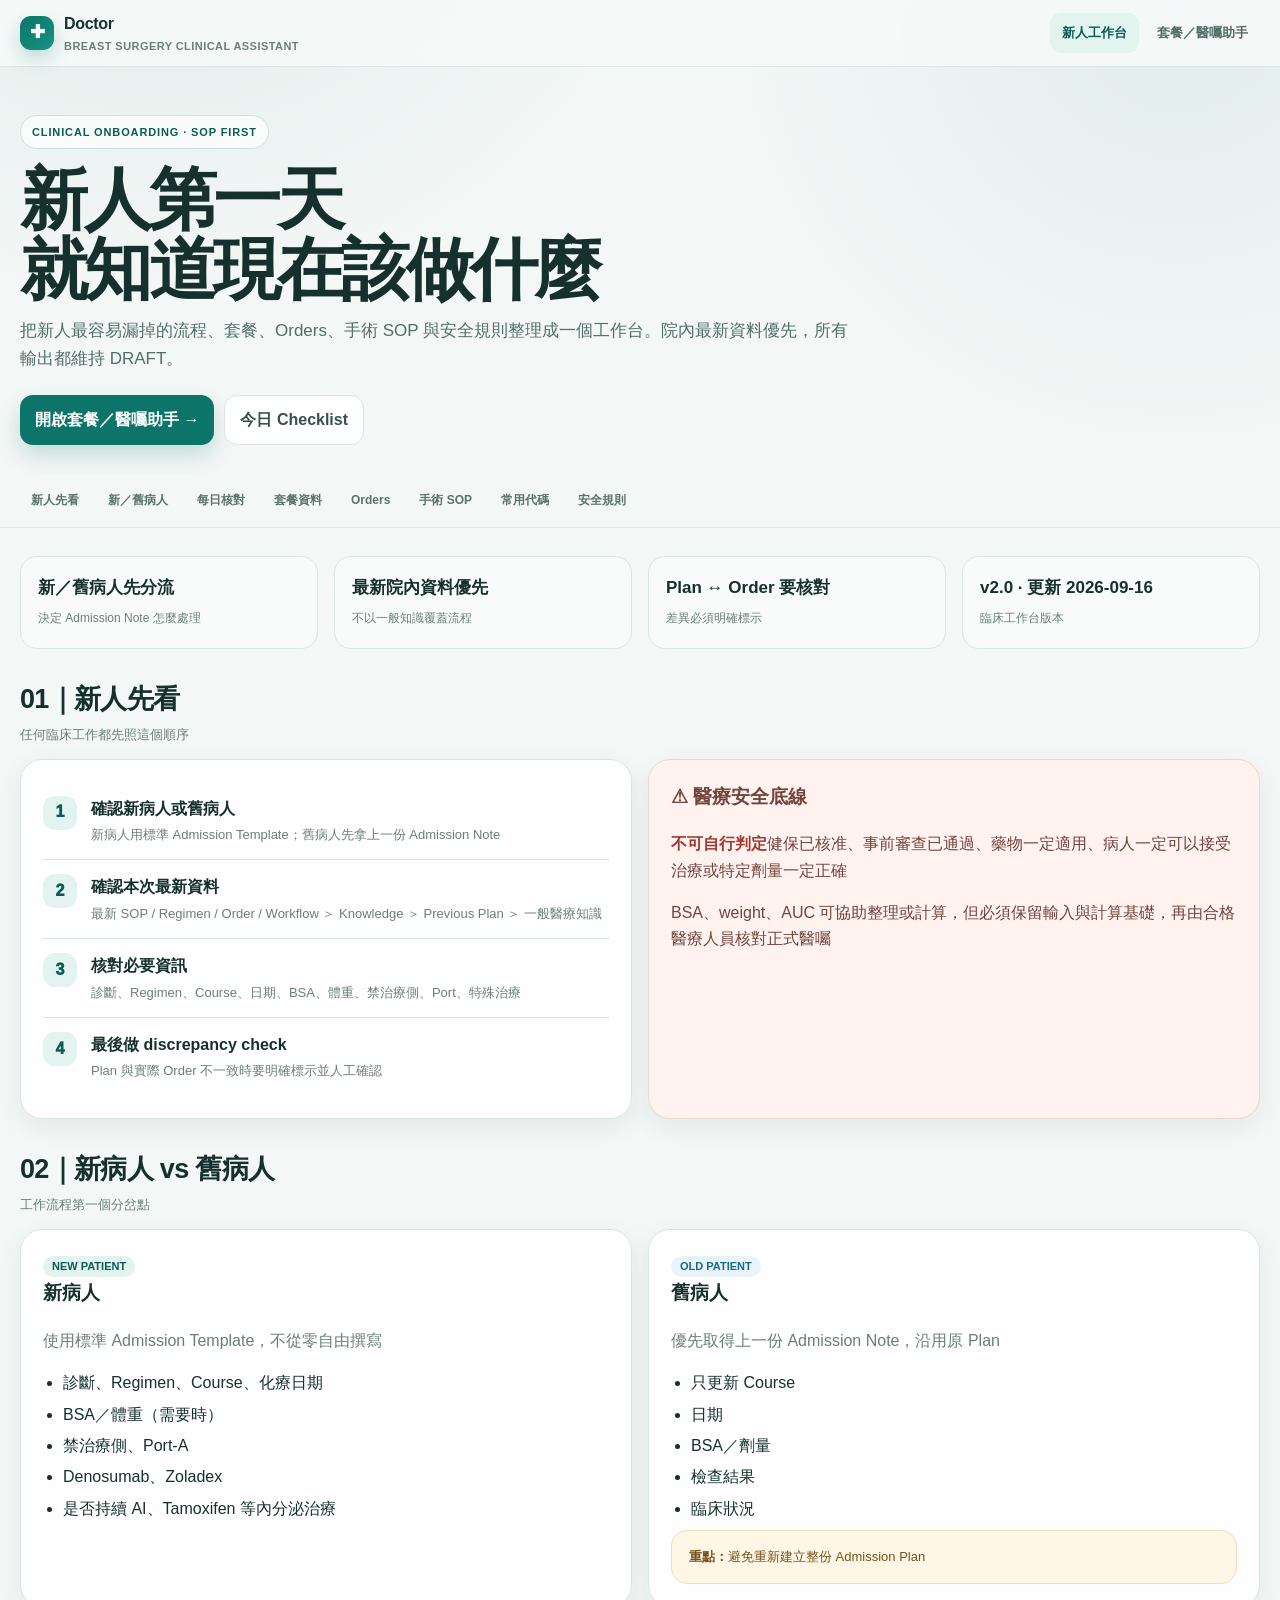
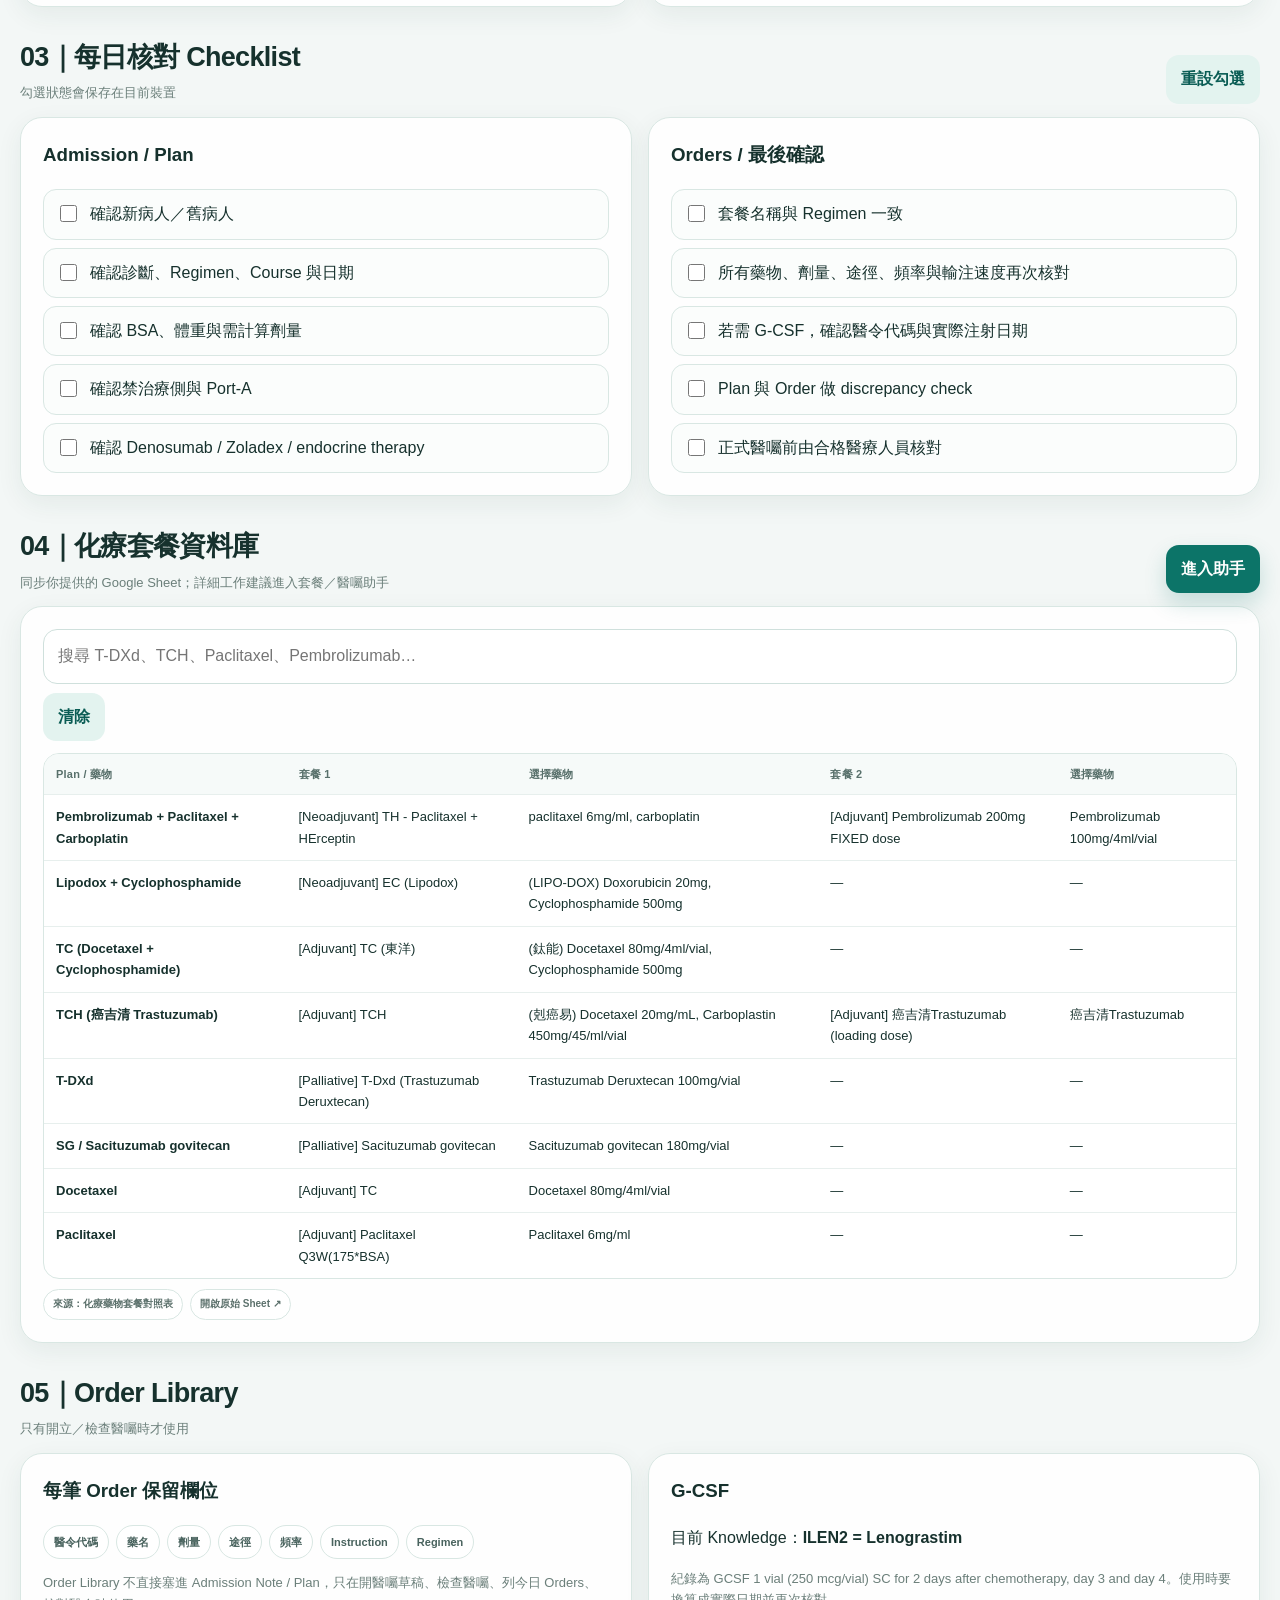
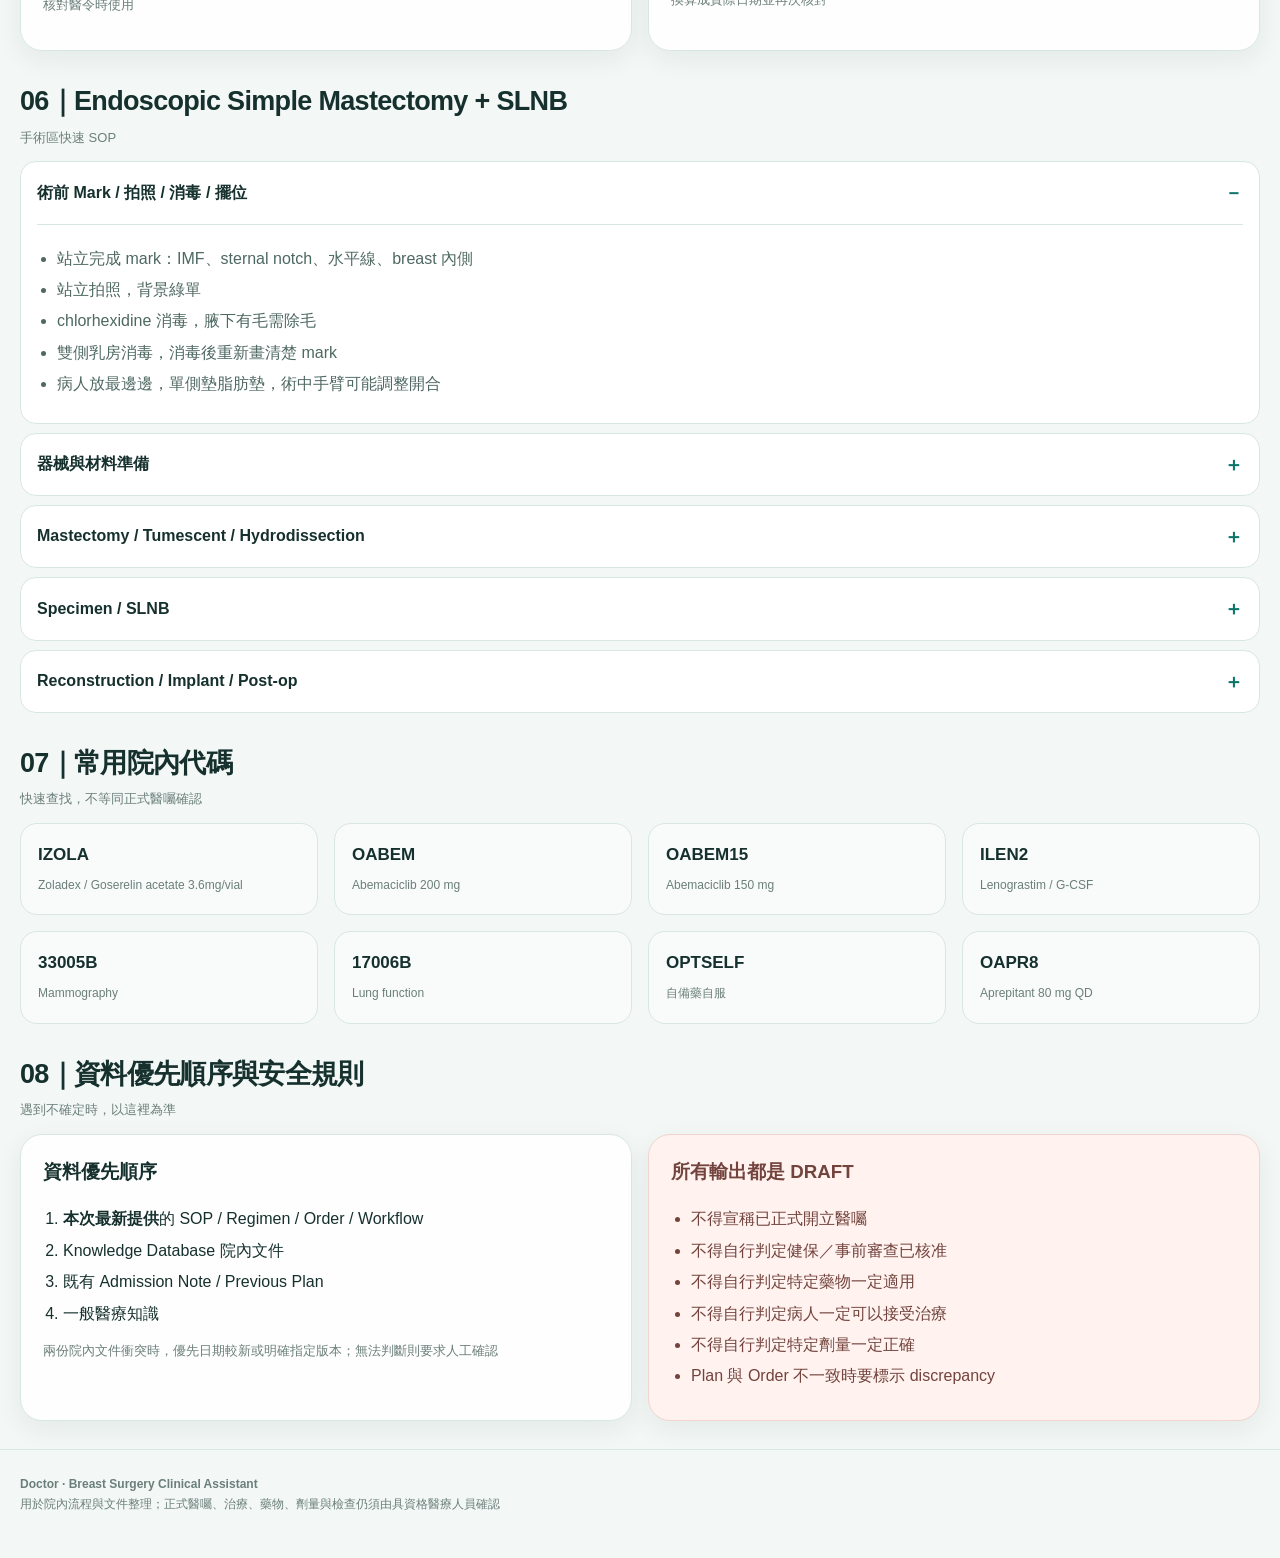
<file: index.html>
<!DOCTYPE html><html lang="zh-Hant"><head><meta charset="UTF-8"><meta name="viewport" content="width=device-width,initial-scale=1"><meta name="theme-color" content="#0c7468"><title>乳房外科臨床助手｜新人工作台</title><link rel="stylesheet" href="assets/ui.css"></head><body><header class="appbar"><div class="wrap appbar-inner"><a class="brandmark" href="./"><span class="brand-icon">✚</span><span>Doctor <span class="brand-sub">BREAST SURGERY CLINICAL ASSISTANT</span></span></a><nav class="appnav"><a class="active" href="./">新人工作台</a><a href="chemo-assistant.html">套餐／醫囑助手</a></nav></div></header><section class="hero"><div class="wrap"><span class="kicker">CLINICAL ONBOARDING · SOP FIRST</span><h1>新人第一天<br>就知道現在該做什麼</h1><p>把新人最容易漏掉的流程、套餐、Orders、手術 SOP 與安全規則整理成一個工作台。院內最新資料優先，所有輸出都維持 DRAFT。</p><div class="hero-actions"><a class="btn btn-primary" href="chemo-assistant.html">開啟套餐／醫囑助手 →</a><a class="btn btn-secondary" href="#daily">今日 Checklist</a></div></div></section><div class="quick-nav"><div class="wrap"><a href="#start">新人先看</a><a href="#patients">新／舊病人</a><a href="#daily">每日核對</a><a href="#packages">套餐資料</a><a href="#orders">Orders</a><a href="#surgery">手術 SOP</a><a href="#codes">常用代碼</a><a href="#safety">安全規則</a></div></div><main class="wrap"><section class="section"><div class="grid grid-4"><div class="metric"><strong>新／舊病人先分流</strong><span>決定 Admission Note 怎麼處理</span></div><div class="metric"><strong>最新院內資料優先</strong><span>不以一般知識覆蓋流程</span></div><div class="metric"><strong>Plan ↔ Order 要核對</strong><span>差異必須明確標示</span></div><div class="metric"><strong id="versionText">v2.0</strong><span>臨床工作台版本</span></div></div></section><section class="section" id="start"><div class="section-head"><div><h2>01｜新人先看</h2><p>任何臨床工作都先照這個順序</p></div></div><div class="grid grid-2"><article class="card"><div class="step-list"><div class="step"><span class="step-num">1</span><div><h4>確認新病人或舊病人</h4><p>新病人用標準 Admission Template；舊病人先拿上一份 Admission Note</p></div></div><div class="step"><span class="step-num">2</span><div><h4>確認本次最新資料</h4><p>最新 SOP / Regimen / Order / Workflow ＞ Knowledge ＞ Previous Plan ＞ 一般醫療知識</p></div></div><div class="step"><span class="step-num">3</span><div><h4>核對必要資訊</h4><p>診斷、Regimen、Course、日期、BSA、體重、禁治療側、Port、特殊治療</p></div></div><div class="step"><span class="step-num">4</span><div><h4>最後做 discrepancy check</h4><p>Plan 與實際 Order 不一致時要明確標示並人工確認</p></div></div></div></article><article class="card safety"><h3>⚠ 醫療安全底線</h3><p><strong>不可自行判定</strong>健保已核准、事前審查已通過、藥物一定適用、病人一定可以接受治療或特定劑量一定正確</p><p>BSA、weight、AUC 可協助整理或計算，但必須保留輸入與計算基礎，再由合格醫療人員核對正式醫囑</p></article></div></section><section class="section" id="patients"><div class="section-head"><div><h2>02｜新病人 vs 舊病人</h2><p>工作流程第一個分岔點</p></div></div><div class="grid grid-2"><article class="card"><span class="badge">NEW PATIENT</span><h3>新病人</h3><p class="muted">使用標準 Admission Template，不從零自由撰寫</p><ul class="clean"><li>診斷、Regimen、Course、化療日期</li><li>BSA／體重（需要時）</li><li>禁治療側、Port-A</li><li>Denosumab、Zoladex</li><li>是否持續 AI、Tamoxifen 等內分泌治療</li></ul></article><article class="card"><span class="badge blue">OLD PATIENT</span><h3>舊病人</h3><p class="muted">優先取得上一份 Admission Note，沿用原 Plan</p><ul class="clean"><li>只更新 Course</li><li>日期</li><li>BSA／劑量</li><li>檢查結果</li><li>臨床狀況</li></ul><div class="callout warn small"><b>重點：</b>避免重新建立整份 Admission Plan</div></article></div></section><section class="section" id="daily"><div class="section-head"><div><h2>03｜每日核對 Checklist</h2><p>勾選狀態會保存在目前裝置</p></div><div class="toolbar"><button class="btn btn-ghost" id="resetChecks">重設勾選</button></div></div><div class="grid grid-2"><article class="card"><h3>Admission / Plan</h3><div class="checklist"><label class="check"><input type="checkbox"><span>確認新病人／舊病人</span></label><label class="check"><input type="checkbox"><span>確認診斷、Regimen、Course 與日期</span></label><label class="check"><input type="checkbox"><span>確認 BSA、體重與需計算劑量</span></label><label class="check"><input type="checkbox"><span>確認禁治療側與 Port-A</span></label><label class="check"><input type="checkbox"><span>確認 Denosumab / Zoladex / endocrine therapy</span></label></div></article><article class="card"><h3>Orders / 最後確認</h3><div class="checklist"><label class="check"><input type="checkbox"><span>套餐名稱與 Regimen 一致</span></label><label class="check"><input type="checkbox"><span>所有藥物、劑量、途徑、頻率與輸注速度再次核對</span></label><label class="check"><input type="checkbox"><span>若需 G-CSF，確認醫令代碼與實際注射日期</span></label><label class="check"><input type="checkbox"><span>Plan 與 Order 做 discrepancy check</span></label><label class="check"><input type="checkbox"><span>正式醫囑前由合格醫療人員核對</span></label></div></article></div></section><section class="section" id="packages"><div class="section-head"><div><h2>04｜化療套餐資料庫</h2><p>同步你提供的 Google Sheet；詳細工作建議進入套餐／醫囑助手</p></div><div class="toolbar"><a class="btn btn-primary" href="chemo-assistant.html">進入助手</a></div></div><article class="card"><div class="search-row"><input class="field" id="packageSearch" placeholder="搜尋 T-DXd、TCH、Paclitaxel、Pembrolizumab…"><button class="btn btn-ghost" id="clearPackage">清除</button></div><div class="table-wrap" style="margin-top:12px"><table><thead><tr><th>Plan / 藥物</th><th>套餐 1</th><th>選擇藥物</th><th>套餐 2</th><th>選擇藥物</th></tr></thead><tbody id="packageRows"></tbody></table></div><div id="packageEmpty" class="callout warn small" hidden style="margin-top:10px">找不到相符套餐，請回原始院內資料確認</div><div class="sourcebar"><span class="source-pill">來源：化療藥物套餐對照表</span><a class="source-pill" href="https://docs.google.com/spreadsheets/d/1SXVzExM2cnbWYYT-NqpVlxiakqNCZQTpOshbmxpKLKk/edit" target="_blank" rel="noopener">開啟原始 Sheet ↗</a></div></article></section><section class="section" id="orders"><div class="section-head"><div><h2>05｜Order Library</h2><p>只有開立／檢查醫囑時才使用</p></div></div><div class="grid grid-2"><article class="card"><h3>每筆 Order 保留欄位</h3><div class="chips"><span class="chip">醫令代碼</span><span class="chip">藥名</span><span class="chip">劑量</span><span class="chip">途徑</span><span class="chip">頻率</span><span class="chip">Instruction</span><span class="chip">Regimen</span></div><p class="muted small">Order Library 不直接塞進 Admission Note / Plan，只在開醫囑草稿、檢查醫囑、列今日 Orders、核對醫令時使用</p></article><article class="card"><h3>G-CSF</h3><p>目前 Knowledge：<b>ILEN2 = Lenograstim</b></p><p class="muted small">紀錄為 GCSF 1 vial (250 mcg/vial) SC for 2 days after chemotherapy, day 3 and day 4。使用時要換算成實際日期並再次核對</p></article></div></section><section class="section" id="surgery"><div class="section-head"><div><h2>06｜Endoscopic Simple Mastectomy + SLNB</h2><p>手術區快速 SOP</p></div></div><details open><summary>術前 Mark / 拍照 / 消毒 / 擺位</summary><div class="detail"><ul class="clean"><li>站立完成 mark：IMF、sternal notch、水平線、breast 內側</li><li>站立拍照，背景綠單</li><li>chlorhexidine 消毒，腋下有毛需除毛</li><li>雙側乳房消毒，消毒後重新畫清楚 mark</li><li>病人放最邊邊，單側墊脂肪墊，術中手臂可能調整開合</li></ul></div></details><details><summary>器械與材料準備</summary><div class="detail"><ul class="clean"><li>Jelly + methylblue，無菌混合</li><li>Tumescent：1000cc N/S + 20cc lidocaine + 1cc epinephrine</li><li>側孔鈍頭抽脂金屬管、點滴加壓器、大 kupa 剪刀、深鉤</li><li>Glove port（病人自費），gas 約 8</li><li>電燒 spoon / hook、30° scope</li><li>無菌塑膠量筒、implant sizer、funnel</li></ul></div></details><details><summary>Mastectomy / Tumescent / Hydrodissection</summary><div class="detail"><ul class="clean"><li>傷口約 5 cm，側胸腋中線或腋下</li><li>先做 pre-muscle plane，不打 tumescent</li><li>sub nipple frozen 優先送術中</li><li>superficial plane 前打 tumescent，hydrodissection 後以大 kupa 剪刀分離</li><li>open 視野不足後換 gas endoscopy</li></ul></div></details><details><summary>Specimen / SLNB</summary><div class="detail"><ul class="clean"><li>breast tissue 取出後立即定位：12 點兩線、3 點一線</li><li>Table 下測量體積與重量；原始資料註記密度 0.9</li><li>同一傷口完成 SLNB；影像原本有淋巴轉移需送 frozen</li><li>術中使用放射線 navigator</li><li>若 SLNB positive：改 second stage reconstruction，先 tissue expander</li></ul></div></details><details><summary>Reconstruction / Implant / Post-op</summary><div class="detail"><ul class="clean"><li>Dual plane；量 breast width、使用 sizer、術中坐起</li><li>引流管一條由腋下出來，完全確認止血後決定 implant</li><li>放 implant 前清潔病人並換手套</li><li>Antibiotic irrigation：1000cc NS + 1g Cefa + 80mg Genta</li><li>若使用 funnel：原始 SOP 註記「不要剪開，我來剪」</li><li>甦醒前穿術後衣與定位衣；乳頭不可加壓</li></ul></div></details></section><section class="section" id="codes"><div class="section-head"><div><h2>07｜常用院內代碼</h2><p>快速查找，不等同正式醫囑確認</p></div></div><div class="grid grid-4"><div class="metric"><strong>IZOLA</strong><span>Zoladex / Goserelin acetate 3.6mg/vial</span></div><div class="metric"><strong>OABEM</strong><span>Abemaciclib 200 mg</span></div><div class="metric"><strong>OABEM15</strong><span>Abemaciclib 150 mg</span></div><div class="metric"><strong>ILEN2</strong><span>Lenograstim / G-CSF</span></div><div class="metric"><strong>33005B</strong><span>Mammography</span></div><div class="metric"><strong>17006B</strong><span>Lung function</span></div><div class="metric"><strong>OPTSELF</strong><span>自備藥自服</span></div><div class="metric"><strong>OAPR8</strong><span>Aprepitant 80 mg QD</span></div></div></section><section class="section" id="safety"><div class="section-head"><div><h2>08｜資料優先順序與安全規則</h2><p>遇到不確定時，以這裡為準</p></div></div><div class="grid grid-2"><article class="card"><h3>資料優先順序</h3><ol class="clean"><li><b>本次最新提供</b>的 SOP / Regimen / Order / Workflow</li><li>Knowledge Database 院內文件</li><li>既有 Admission Note / Previous Plan</li><li>一般醫療知識</li></ol><p class="muted small">兩份院內文件衝突時，優先日期較新或明確指定版本；無法判斷則要求人工確認</p></article><article class="card safety"><h3>所有輸出都是 DRAFT</h3><ul class="clean"><li>不得宣稱已正式開立醫囑</li><li>不得自行判定健保／事前審查已核准</li><li>不得自行判定特定藥物一定適用</li><li>不得自行判定病人一定可以接受治療</li><li>不得自行判定特定劑量一定正確</li><li>Plan 與 Order 不一致時要標示 discrepancy</li></ul></article></div></section></main><footer class="footer"><div class="wrap"><b>Doctor · Breast Surgery Clinical Assistant</b><br>用於院內流程與文件整理；正式醫囑、治療、藥物、劑量與檢查仍須由具資格醫療人員確認</div></footer><script src="assets/data.js"></script><script src="assets/home.js"></script></body></html>
</file>
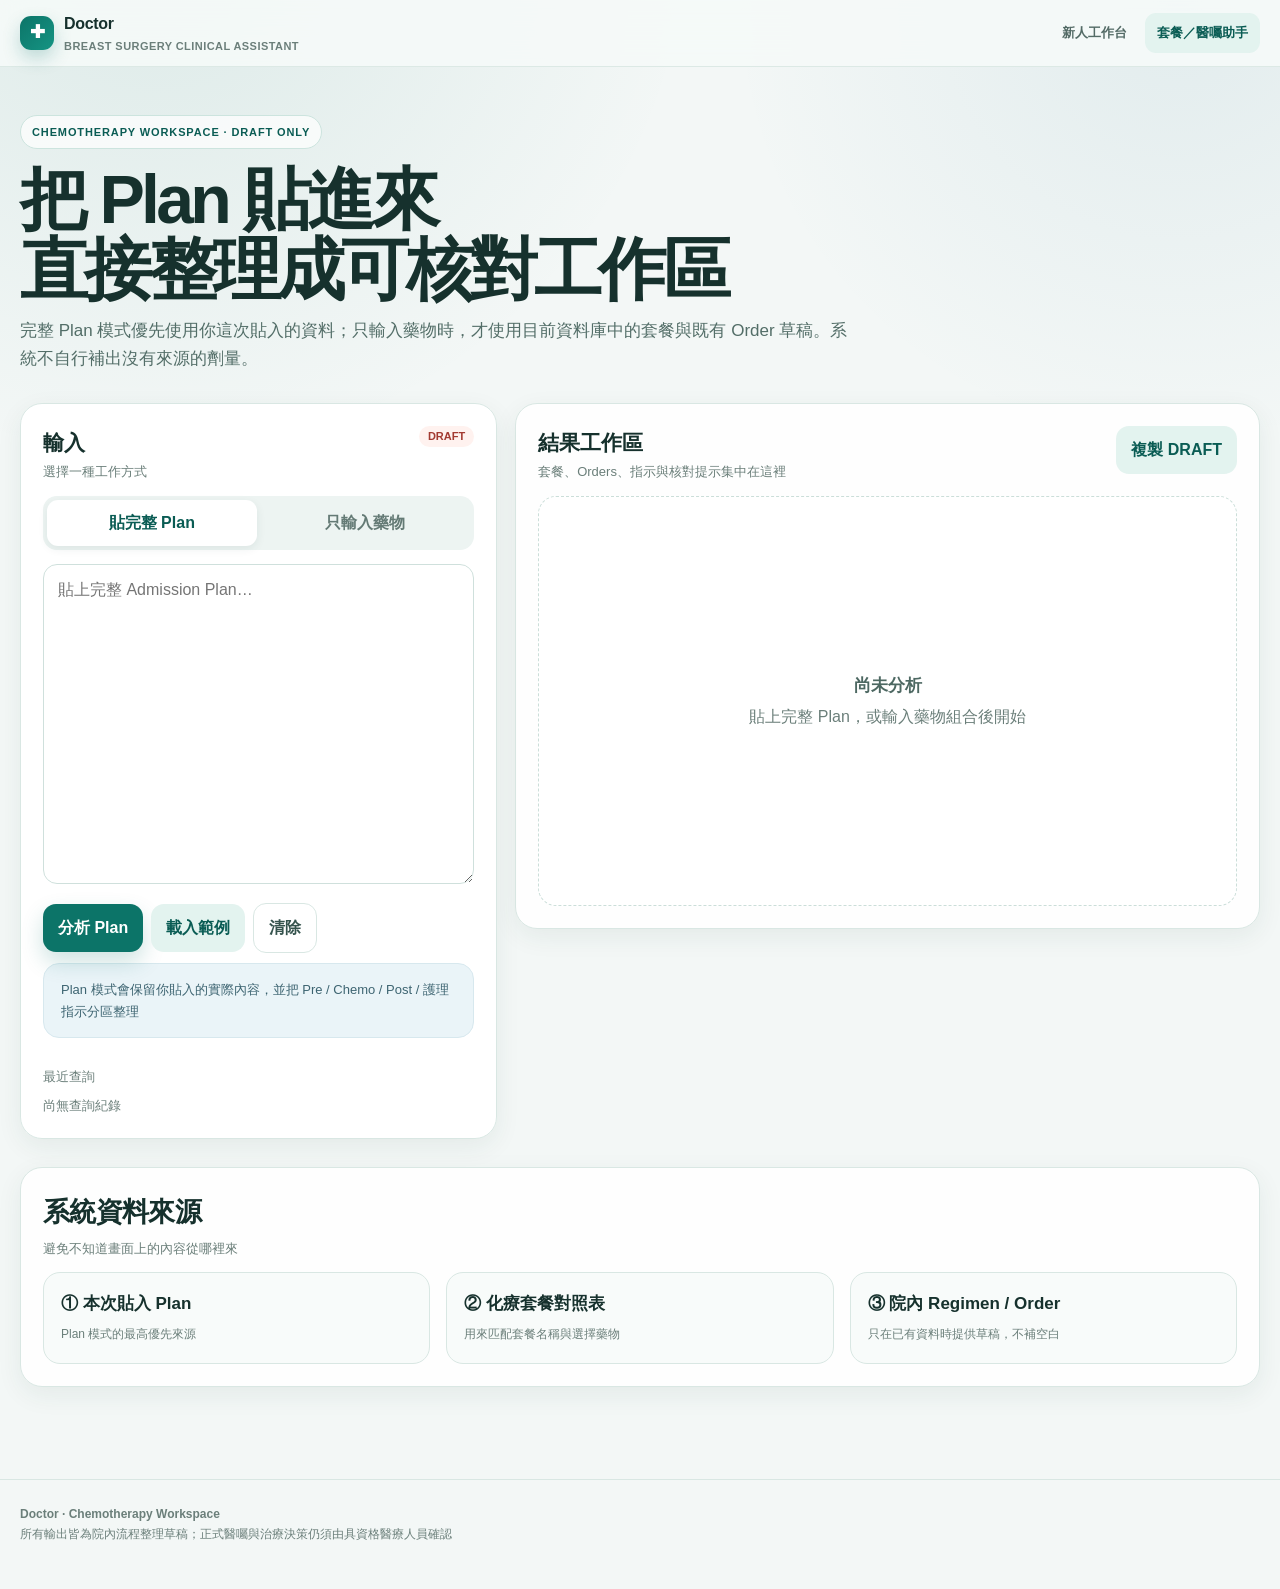
<file: chemo-assistant.html>
<!DOCTYPE html><html lang="zh-Hant"><head><meta charset="UTF-8"><meta name="viewport" content="width=device-width,initial-scale=1"><meta name="theme-color" content="#0c7468"><title>化療套餐／醫囑助手｜Doctor</title><link rel="stylesheet" href="assets/ui.css"></head><body><header class="appbar"><div class="wrap appbar-inner"><a class="brandmark" href="./"><span class="brand-icon">✚</span><span>Doctor <span class="brand-sub">BREAST SURGERY CLINICAL ASSISTANT</span></span></a><nav class="appnav"><a href="./">新人工作台</a><a class="active" href="chemo-assistant.html">套餐／醫囑助手</a></nav></div></header><section class="hero"><div class="wrap"><span class="kicker">CHEMOTHERAPY WORKSPACE · DRAFT ONLY</span><h1>把 Plan 貼進來<br>直接整理成可核對工作區</h1><p>完整 Plan 模式優先使用你這次貼入的資料；只輸入藥物時，才使用目前資料庫中的套餐與既有 Order 草稿。系統不自行補出沒有來源的劑量。</p></div></section><main class="wrap" style="padding-bottom:64px"><div class="workspace"><aside class="card sticky-panel"><div class="panel-head"><div><h2>輸入</h2><div class="small muted">選擇一種工作方式</div></div><span class="badge red">DRAFT</span></div><div class="segmented"><button class="active" data-mode="plan">貼完整 Plan</button><button data-mode="drug">只輸入藥物</button></div><div id="planMode" style="margin-top:14px"><textarea class="textarea" id="planInput" placeholder="貼上完整 Admission Plan…"></textarea><div class="toolbar" style="margin-top:10px"><button class="btn btn-primary" id="analyzePlan">分析 Plan</button><button class="btn btn-ghost" id="loadExample">載入範例</button><button class="btn btn-secondary" id="clearPlan">清除</button></div><div class="callout info small" style="margin-top:10px">Plan 模式會保留你貼入的實際內容，並把 Pre / Chemo / Post / 護理指示分區整理</div></div><div id="drugMode" hidden style="margin-top:14px"><input class="field" id="drugInput" placeholder="例如：pembrolizumab + paclitaxel + carboplatin"><div class="chips" style="margin-top:10px"><button class="chip preset" data-value="pembrolizumab + paclitaxel + carboplatin">Pembro + Pacli + Carbo</button><button class="chip preset" data-value="T-DXd">T-DXd</button><button class="chip preset" data-value="SG">SG</button><button class="chip preset" data-value="Lipodox + Cyclophosphamide">Lipodox + Cyclo</button></div><div class="toolbar" style="margin-top:10px"><button class="btn btn-primary" id="analyzeDrug">查詢套餐與 Orders</button></div><div class="callout warn small" style="margin-top:10px">若目前只有套餐對照、沒有完整院內 Order 資料，系統只顯示套餐，不自行推定劑量</div></div><div class="section" style="margin-bottom:0"><div class="small muted" style="margin-bottom:7px">最近查詢</div><div class="chips" id="recent"></div></div></aside><section class="card"><div class="panel-head"><div><h2>結果工作區</h2><div class="small muted">套餐、Orders、指示與核對提示集中在這裡</div></div><button class="btn btn-ghost" id="copyDraft">複製 DRAFT</button></div><div id="emptyState" class="result-empty"><div><strong>尚未分析</strong>貼上完整 Plan，或輸入藥物組合後開始</div></div><div id="resultState" hidden><div class="status-card"><span class="status-icon">✓</span><div style="min-width:0;flex:1"><b id="matchTitle"></b><div class="small muted" id="matchSub"></div><div class="meta-grid" id="meta"></div><div class="sourcebar" id="sourcebar"></div></div></div><section class="section"><div class="section-head"><div><h2 style="font-size:21px">需要選擇的套餐</h2><p>套餐名稱忠實沿用目前 Google Sheet</p></div></div><div class="package-grid" id="packages"></div></section><section class="section"><div class="section-head"><div><h2 style="font-size:21px">Order 草稿</h2><p>Plan 模式顯示本次貼入內容；藥物模式顯示既有院內草稿</p></div></div><div id="ordersArea"></div></section><section class="section"><div class="section-head"><div><h2 style="font-size:21px">護理／流程指示</h2></div></div><div id="instructions"></div></section><section class="section"><div class="section-head"><div><h2 style="font-size:21px">核對提示</h2><p>只檢查目前資料之間是否一致，不判定臨床正確性</p></div></div><div class="audit-list" id="audit"></div></section><div class="card safety flat" style="padding:16px"><strong>正式開立前</strong><br><span class="small">再次核對藥名、劑量、途徑、頻率、AUC、輸注速度、Regimen 與 Admission Plan 是否一致</span></div></div></section></div><section class="section"><article class="card"><div class="section-head"><div><h2>系統資料來源</h2><p>避免不知道畫面上的內容從哪裡來</p></div></div><div class="grid grid-3"><div class="metric"><strong>① 本次貼入 Plan</strong><span>Plan 模式的最高優先來源</span></div><div class="metric"><strong>② 化療套餐對照表</strong><span>用來匹配套餐名稱與選擇藥物</span></div><div class="metric"><strong>③ 院內 Regimen / Order</strong><span>只在已有資料時提供草稿，不補空白</span></div></div></article></section></main><footer class="footer"><div class="wrap"><b>Doctor · Chemotherapy Workspace</b><br>所有輸出皆為院內流程整理草稿；正式醫囑與治療決策仍須由具資格醫療人員確認</div></footer><div class="toast" id="toast"></div><script src="assets/data.js"></script><script src="assets/chemo.js"></script></body></html>
</file>
<file: assets/ui.css>
:root{--bg:#f3f7f6;--panel:#ffffff;--panel-soft:#f8fbfa;--ink:#16312d;--muted:#6b7f7a;--line:#d9e7e3;--brand:#0c7468;--brand-dark:#0a5c54;--brand-soft:#e3f3ef;--blue:#176b87;--blue-soft:#eaf4f8;--amber:#9a5a00;--amber-soft:#fff6e6;--red:#a33a31;--red-soft:#fff2ef;--green:#237044;--green-soft:#ecf7f0;--shadow:0 18px 55px rgba(23,65,58,.10);--shadow-sm:0 8px 26px rgba(23,65,58,.07);--radius:22px;--radius-sm:14px;--max:1240px}*{box-sizing:border-box}html{scroll-behavior:smooth}body{margin:0;color:var(--ink);background:radial-gradient(circle at 12% -5%,rgba(12,116,104,.10),transparent 34rem),radial-gradient(circle at 92% 0,rgba(23,107,135,.08),transparent 28rem),var(--bg);font-family:-apple-system,BlinkMacSystemFont,"Segoe UI","PingFang TC","Noto Sans TC","Microsoft JhengHei",sans-serif;line-height:1.65}button,input,textarea{font:inherit}button,a{touch-action:manipulation}a{color:inherit}.wrap{width:min(var(--max),calc(100% - 32px));margin-inline:auto}.appbar{position:sticky;top:0;z-index:80;background:rgba(246,250,249,.90);backdrop-filter:blur(18px);border-bottom:1px solid rgba(217,231,227,.9)}.appbar-inner{min-height:66px;display:flex;align-items:center;gap:14px}.brandmark{display:flex;align-items:center;gap:10px;text-decoration:none;font-weight:900;letter-spacing:-.02em;white-space:nowrap}.brand-icon{width:34px;height:34px;display:grid;place-items:center;border-radius:11px;color:#fff;background:linear-gradient(135deg,var(--brand),#159483);box-shadow:0 8px 18px rgba(12,116,104,.24);font-size:18px}.brand-sub{font-size:11px;color:var(--muted);font-weight:750;display:block;letter-spacing:.04em}.appnav{display:flex;align-items:center;gap:6px;margin-left:auto;overflow:auto;scrollbar-width:none}.appnav::-webkit-scrollbar{display:none}.appnav a,.nav-chip{padding:9px 12px;border-radius:11px;text-decoration:none;color:#536b66;font-size:13px;font-weight:800;white-space:nowrap;border:0;background:transparent;cursor:pointer}.appnav a:hover,.appnav a.active,.nav-chip:hover{background:var(--brand-soft);color:var(--brand-dark)}.hero{padding:48px 0 30px}.kicker{display:inline-flex;align-items:center;gap:7px;border:1px solid #cce4de;background:rgba(255,255,255,.72);padding:7px 11px;border-radius:999px;color:var(--brand-dark);font-size:11px;font-weight:900;letter-spacing:.08em}.hero h1{font-size:clamp(38px,6vw,68px);line-height:1.02;letter-spacing:-.055em;margin:16px 0 13px;max-width:900px}.hero p{font-size:17px;color:#536e68;max-width:830px;margin:0}.hero-actions{display:flex;gap:10px;flex-wrap:wrap;margin-top:22px}.btn{border:0;border-radius:13px;padding:11px 15px;font-weight:900;cursor:pointer;text-decoration:none;display:inline-flex;align-items:center;justify-content:center;gap:7px}.btn-primary{background:var(--brand);color:#fff;box-shadow:0 10px 22px rgba(12,116,104,.20)}.btn-primary:hover{background:var(--brand-dark)}.btn-secondary{background:#fff;border:1px solid var(--line);color:#35534d}.btn-ghost{background:var(--brand-soft);color:var(--brand-dark)}.btn-danger{background:var(--red-soft);color:var(--red)}.icon-btn{width:42px;height:42px;padding:0;border-radius:12px}.grid{display:grid;gap:16px}.grid-2{grid-template-columns:repeat(2,minmax(0,1fr))}.grid-3{grid-template-columns:repeat(3,minmax(0,1fr))}.grid-4{grid-template-columns:repeat(4,minmax(0,1fr))}.card{background:rgba(255,255,255,.94);border:1px solid var(--line);border-radius:var(--radius);box-shadow:var(--shadow-sm);padding:22px}.card.flat{box-shadow:none}.card h2,.card h3,.card h4{margin-top:0}.muted{color:var(--muted)}.small{font-size:13px}.tiny{font-size:11px}.section{margin:28px 0;scroll-margin-top:88px}.section-head{display:flex;align-items:end;justify-content:space-between;gap:16px;margin-bottom:13px}.section-head h2{margin:0;font-size:27px;letter-spacing:-.025em}.section-head p{margin:3px 0 0;color:var(--muted);font-size:13px}.metric{padding:17px;border-radius:17px;background:var(--panel-soft);border:1px solid var(--line)}.metric strong{display:block;font-size:17px;margin-bottom:2px}.metric span{color:var(--muted);font-size:12px}.safety{background:var(--red-soft);border:1px solid #f1d4cf;color:#73433d}.safety strong{color:var(--red)}.callout{padding:15px 17px;border-radius:16px;border:1px solid var(--line);background:var(--panel-soft)}.callout.info{background:var(--blue-soft);border-color:#d7e8ee;color:#3d6471}.callout.warn{background:var(--amber-soft);border-color:#f0ddba;color:#75531d}.callout.ok{background:var(--green-soft);border-color:#d4eadc;color:#315f43}.tag,.badge{display:inline-flex;align-items:center;gap:5px;padding:5px 9px;border-radius:999px;font-size:11px;font-weight:900;line-height:1}.badge{background:var(--brand-soft);color:var(--brand-dark)}.badge.blue{background:var(--blue-soft);color:var(--blue)}.badge.warn{background:var(--amber-soft);color:var(--amber)}.badge.red{background:var(--red-soft);color:var(--red)}.badge.green{background:var(--green-soft);color:var(--green)}.quick-nav{position:sticky;top:66px;z-index:60;background:rgba(243,247,246,.88);backdrop-filter:blur(16px);border-bottom:1px solid rgba(217,231,227,.9)}.quick-nav .wrap{display:flex;gap:7px;padding:8px 0;overflow:auto;scrollbar-width:none}.quick-nav a{text-decoration:none;padding:8px 11px;border-radius:999px;color:#5c726d;font-size:12px;font-weight:850;white-space:nowrap}.quick-nav a:hover{background:#fff;color:var(--brand-dark)}.step-list{display:grid;gap:0}.step{display:grid;grid-template-columns:36px 1fr;gap:12px;padding:14px 0;border-bottom:1px solid var(--line)}.step:last-child{border-bottom:0}.step-num{width:34px;height:34px;border-radius:12px;background:var(--brand-soft);color:var(--brand-dark);display:grid;place-items:center;font-weight:950}.step h4{margin:0 0 2px}.step p{margin:0;color:var(--muted);font-size:13px}ul.clean,ol.clean{margin:8px 0;padding-left:20px}.clean li{margin:5px 0}details{background:#fff;border:1px solid var(--line);border-radius:16px;margin:9px 0;padding:0 16px}summary{cursor:pointer;list-style:none;padding:15px 0;font-weight:900;display:flex;align-items:center;justify-content:space-between;gap:10px}summary::-webkit-details-marker{display:none}summary:after{content:"＋";font-size:19px;color:var(--brand)}details[open] summary:after{content:"－"}.detail{padding:13px 0 17px;border-top:1px solid var(--line);color:#4e6862}.checklist{display:grid;gap:8px}.check{display:flex;gap:10px;align-items:flex-start;padding:11px 12px;border:1px solid var(--line);background:#fbfdfc;border-radius:13px}.check input{width:17px;height:17px;margin-top:4px;accent-color:var(--brand)}.check.done span{text-decoration:line-through;color:#8b9996}.search-row{display:flex;gap:9px;flex-wrap:wrap}.field,.textarea{width:100%;border:1px solid #cfe0dc;background:#fff;color:var(--ink);border-radius:14px;padding:13px 14px;outline:none}.field:focus,.textarea:focus{border-color:#75b9af;box-shadow:0 0 0 4px #dff2ed}.textarea{resize:vertical;min-height:320px;line-height:1.55}.segmented{display:grid;grid-template-columns:1fr 1fr;padding:4px;background:#edf4f2;border-radius:14px;gap:4px}.segmented button{border:0;background:transparent;border-radius:11px;padding:10px 12px;font-weight:900;color:#647a75;cursor:pointer}.segmented button.active{background:#fff;color:var(--brand-dark);box-shadow:0 3px 10px rgba(24,69,61,.08)}.chips{display:flex;gap:7px;flex-wrap:wrap}.chip{border:1px solid var(--line);background:#fff;color:#49635e;border-radius:999px;padding:7px 10px;font-size:11px;font-weight:850;cursor:pointer}.chip:hover{border-color:#acd5cd;background:#f8fcfb;color:var(--brand-dark)}.workspace{display:grid;grid-template-columns:minmax(340px,.82fr) minmax(0,1.28fr);gap:18px;align-items:start}.sticky-panel{position:sticky;top:91px}.panel-head{display:flex;align-items:flex-start;justify-content:space-between;gap:12px;margin-bottom:14px}.panel-head h2{margin:0;font-size:21px}.result-empty{min-height:410px;display:grid;place-items:center;text-align:center;color:var(--muted);padding:30px;border:1px dashed #cbded9;border-radius:18px;background:rgba(255,255,255,.55)}.result-empty strong{display:block;color:#4d6862;font-size:17px;margin-bottom:4px}.status-card{display:flex;gap:12px;align-items:flex-start;padding:15px 16px;border-radius:17px;border:1px solid #d4e9e3;background:#f4fbf9}.status-card.warn{background:var(--amber-soft);border-color:#edd9b3}.status-icon{width:32px;height:32px;border-radius:11px;display:grid;place-items:center;background:var(--green-soft);color:var(--green);font-weight:950;flex:0 0 auto}.status-card.warn .status-icon{background:#ffedd0;color:var(--amber)}.meta-grid{display:grid;grid-template-columns:repeat(3,minmax(0,1fr));gap:9px;margin-top:11px}.meta{padding:11px 12px;border-radius:13px;background:#fff;border:1px solid var(--line)}.meta span{display:block;font-size:10px;color:var(--muted);font-weight:850;text-transform:uppercase;letter-spacing:.06em}.meta b{display:block;margin-top:2px;font-size:13px;word-break:break-word}.package-grid{display:grid;grid-template-columns:repeat(2,minmax(0,1fr));gap:10px}.package-card{padding:14px;border:1px solid var(--line);border-radius:15px;background:#fff}.package-card .label{font-size:10px;color:var(--muted);font-weight:850;text-transform:uppercase}.package-card b{display:block;margin:3px 0;font-size:14px}.package-card p{margin:0;color:#5e746f;font-size:12px}.table-wrap{overflow:auto;border:1px solid var(--line);border-radius:16px;background:#fff}table{width:100%;border-collapse:collapse;font-size:13px}th,td{padding:11px 12px;border-bottom:1px solid #e7efed;text-align:left;vertical-align:top}th{background:#f6faf9;color:#58706b;font-size:11px;letter-spacing:.02em;white-space:nowrap}tr:last-child td{border-bottom:0}.order-section{margin-top:15px}.order-section-title{display:flex;align-items:center;justify-content:space-between;gap:12px;margin-bottom:8px}.order-section-title h3{margin:0;font-size:17px}.raw-order{display:grid;grid-template-columns:108px 1fr;gap:10px;padding:10px 0;border-bottom:1px solid var(--line)}.raw-order:last-child{border-bottom:0}.raw-order .type{font-size:11px;font-weight:900;color:var(--muted)}.raw-order .text{font-size:13px;word-break:break-word}.audit-list{display:grid;gap:8px}.audit-item{display:flex;gap:10px;align-items:flex-start;padding:11px 12px;border-radius:13px;background:#fbfdfc;border:1px solid var(--line)}.audit-dot{width:8px;height:8px;border-radius:50%;background:var(--green);margin-top:7px;flex:0 0 auto}.audit-item.warn .audit-dot{background:#d98213}.audit-item.danger .audit-dot{background:var(--red)}.audit-item b{display:block;font-size:13px}.audit-item span{display:block;color:var(--muted);font-size:12px}.toolbar{display:flex;gap:8px;flex-wrap:wrap;align-items:center}.sourcebar{display:flex;gap:7px;flex-wrap:wrap;margin-top:10px}.source-pill{display:inline-flex;align-items:center;gap:5px;border:1px solid var(--line);background:#fff;border-radius:999px;padding:6px 9px;color:#5c716c;font-size:10px;font-weight:850;text-decoration:none}.toast{position:fixed;left:50%;bottom:24px;transform:translate(-50%,20px);background:#183c37;color:#fff;padding:10px 14px;border-radius:12px;font-weight:800;font-size:12px;opacity:0;pointer-events:none;transition:.2s;z-index:120;box-shadow:var(--shadow)}.toast.show{opacity:1;transform:translate(-50%,0)}.footer{border-top:1px solid var(--line);padding:25px 0 44px;color:var(--muted);font-size:12px}.mobile-only{display:none}@media(max-width:980px){.workspace{grid-template-columns:1fr}.sticky-panel{position:static}.grid-4{grid-template-columns:repeat(2,minmax(0,1fr))}}@media(max-width:760px){.wrap{width:min(100% - 20px,var(--max))}.hero{padding:34px 0 22px}.hero h1{font-size:42px}.appbar-inner{min-height:58px}.quick-nav{top:58px}.brand-sub{display:none}.grid-2,.grid-3,.grid-4,.package-grid,.meta-grid{grid-template-columns:1fr}.section-head{display:block}.section-head .toolbar{margin-top:9px}.card{padding:17px;border-radius:18px}.textarea{min-height:260px}.appnav a{padding:8px 9px}.desktop-only{display:none}.mobile-only{display:inline-flex}}
</file>
